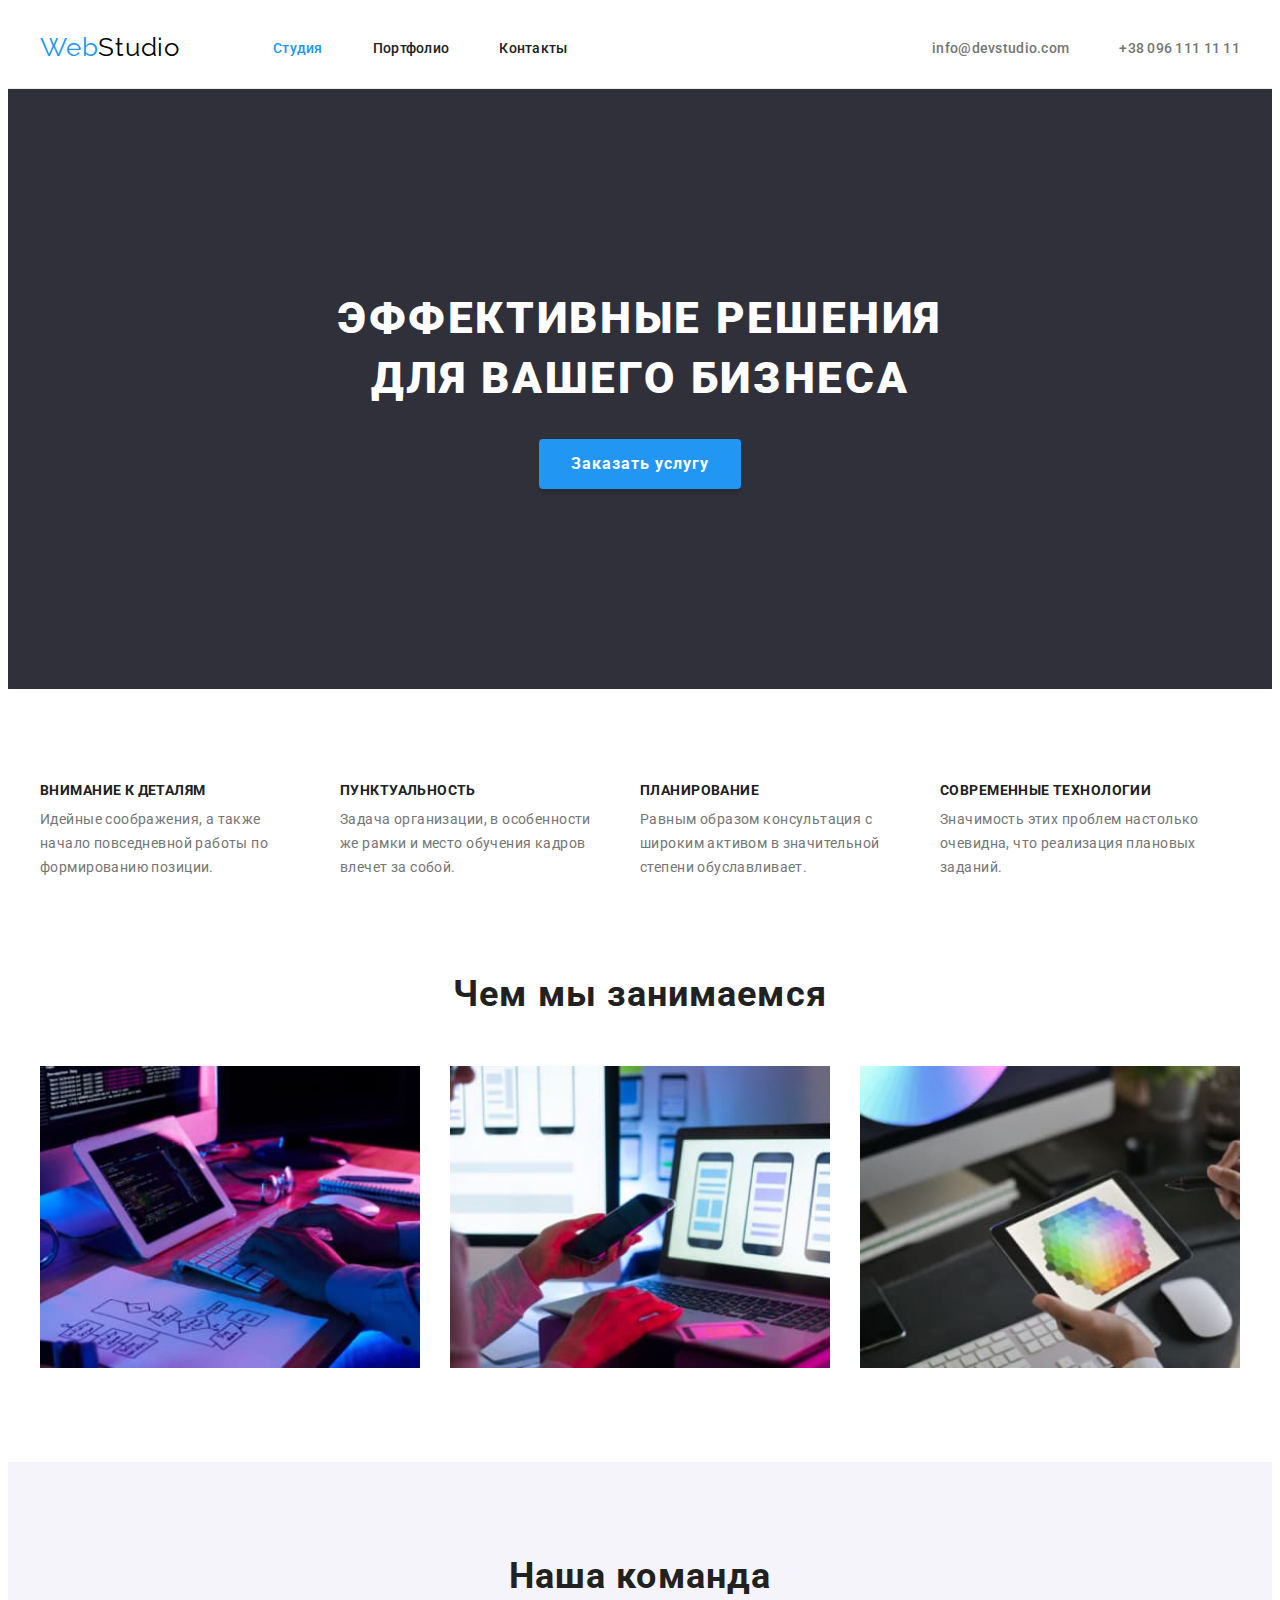
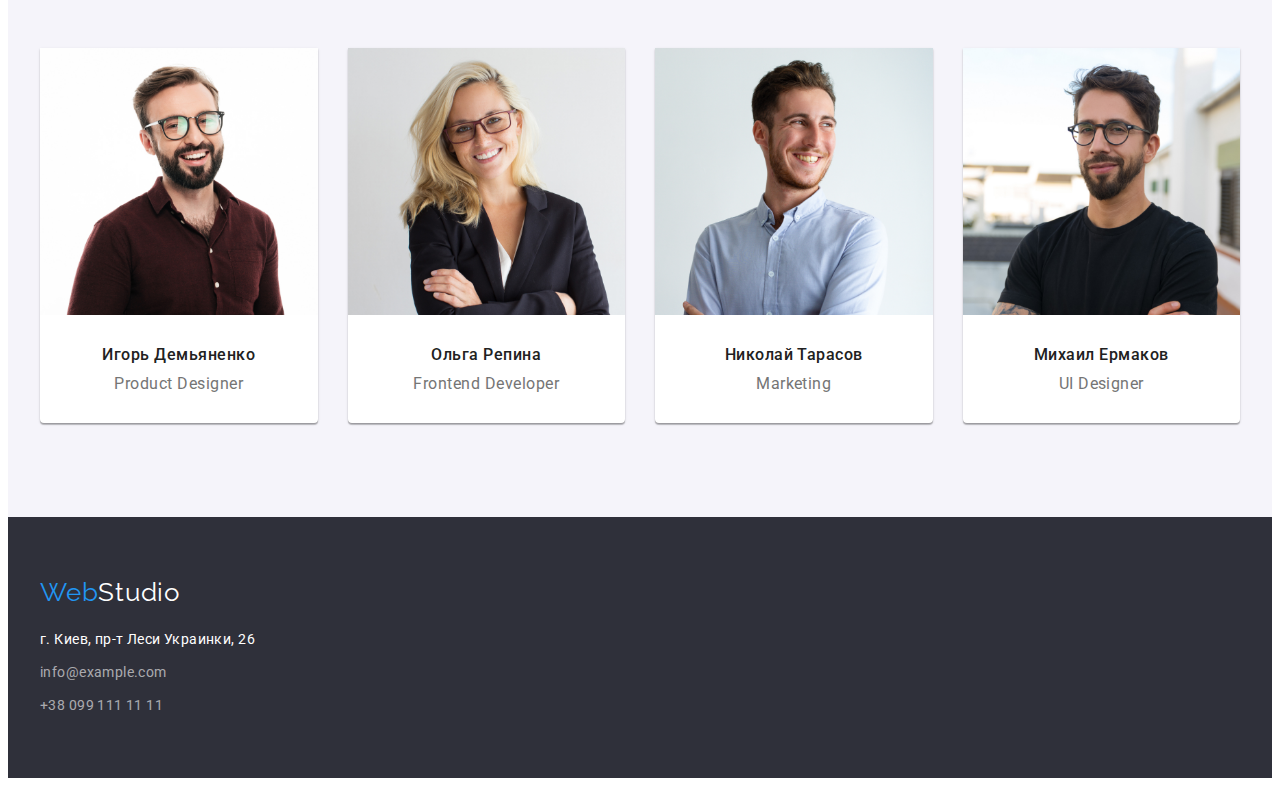
<file: index.html>
<!DOCTYPE html>
<html lang="ru">
  <head>
    <meta charset="UTF-8" />
    <meta http-equiv="X-UA-Compatible" content="IE=edge" />
    <meta name="viewport" content="width=device-width, initial-scale=1.0" />
    <title>Document</title>
    <link rel="preconnect" href="https://fonts.googleapis.com" />
    <link rel="preconnect" href="https://fonts.gstatic.com" crossorigin />
    <link
      href="https://fonts.googleapis.com/css2?family=Raleway:wght@700&family=Roboto:wght@400;500;700;900&display=swap"
      rel="stylesheet"
    />
    <link
      rel="stylesheet"
      href="https://cdnjs.cloudflare.com/ajax/libs/modern-normalize/1.1.0/modern-normalize.min.css"
      integrity="sha512-wpPYUAdjBVSE4KJnH1VR1HeZfpl1ub8YT/NKx4PuQ5NmX2tKuGu6U/JRp5y+Y8XG2tV+wKQpNHVUX03MfMFn9Q=="
      crossorigin="anonymous"
      referrerpolicy="no-referrer"
    />
    <link rel="stylesheet" href="./css/styles.css" />
  </head>
  <body>
    <header class="header">
      <div class="container">
        <nav class="header-nav">
          <a class="header-logo link" lang="en" href="./index.html"
            ><span class="logo-web">Web</span>Studio</a
          >
          <ul class="header-list list">
            <li class="header-item">
              <a href="./index.html" class="header-link link current">Студия</a>
            </li>
            <li class="header-item">
              <a href="./portfolio.html" class="header-link link">Портфолио</a>
            </li>
            <li class="header-item">
              <a href="" class="header-link link">Контакты</a>
            </li>
          </ul>
        </nav>
        <ul class="header-contacts list">
          <li class="contacts-item">
            <a href="mailto:info@devstudio.com" class="contacts-link link"
              >info@devstudio.com</a
            >
          </li>
          <li class="contacts-item-second">
            <a href="tel:+380961111111" class="contacts-link link"
              >+38 096 111 11 11</a
            >
          </li>
        </ul>
      </div>
    </header>

    <main>
      <section class="hero">
        <div class="container">
          <div class="hero-content">
            <h1 class="hero-title">Эффективные решения для вашего бизнеса</h1>
            <button type="button" class="hero-btn">Заказать услугу</button>
          </div>
        </div>
      </section>

      <section class="plus">
        <div class="container">
          <h2 hidden class="visually-hidden">
            Особенности (скрытый заголовок)
          </h2>
          <ul class="plus-list list">
            <li class="plus-item">
              <h3 class="plus-title">Внимание к деталям</h3>
              <p class="plus-text">
                Идейные соображения, а также начало повседневной работы по
                формированию позиции.
              </p>
            </li>
            <li class="plus-item">
              <h3 class="plus-title">Пунктуальность</h3>
              <p class="plus-text">
                Задача организации, в особенности же рамки и место обучения
                кадров влечет за собой.
              </p>
            </li>
            <li class="plus-item">
              <h3 class="plus-title">Планирование</h3>
              <p class="plus-text">
                Равным образом консультация с широким активом в значительной
                степени обуславливает.
              </p>
            </li>
            <li class="plus-item">
              <h3 class="plus-title">Современные технологии</h3>
              <p class="plus-text">
                Значимость этих проблем настолько очевидна, что реализация
                плановых заданий.
              </p>
            </li>
          </ul>
        </div>
      </section>

      <section class="working">
        <div class="container">
          <h2 class="working-title">Чем мы занимаемся</h2>
          <ul class="working-list list">
            <li class="working-item">
              <img src="./images/box1.jpg" alt="Пример работы 1" width="370" />
            </li>
            <li class="working-item">
              <img src="./images/box2.jpg" alt="Пример работы 2" width="370" />
            </li>
            <li class="working-item">
              <img src="./images/box3.jpg" alt="Пример работы 3" width="370" />
            </li>
          </ul>
        </div>
      </section>

      <section class="team section">
        <div class="container">
          <h2 class="team-title">Наша команда</h2>
          <ul class="team-list list">
            <li class="team-item">
              <img
                src="./images/photo1.jpg"
                alt="фото Игоря Демьяненко"
                width="270"
              />
              <div class="team-text">
                <h3 class="team-names-title">Игорь Демьяненко</h3>
              <p class="team-post" lang="en">Product Designer</p>
              </div>
            </li>
            <li class="team-item">
              <img
                src="./images/photo2.jpg"
                alt="фото Ольги Репиной"
                width="270"
              />
              <div class="team-text">
                <h3 class="team-names-title">Ольга Репина</h3>
              <p class="team-post" lang="en">Frontend Developer</p>
              </div>
            </li>
            <li class="team-item">
              <img
                src="./images/photo3.jpg"
                alt="фото Николая Тарасова"
                width="270"
              />
              <div class="team-text">
                <h3 class="team-names-title">Николай Тарасов</h3>
              <p class="team-post" lang="en">Marketing</p>
              </div>
            </li>
            <li class="team-item">
              <img
                src="./images/photo4.jpg"
                alt="фото Михаила Ермакова"
                width="270"
              />
              <div class="team-text">
                <h3 class="team-names-title">Михаил Ермаков</h3>
              <p class="team-post" lang="en">UI Designer</p>
              </div>
            </li>
          </ul>
        </div>
      </section>
    </main>

    <footer class="footer">
      <div class="container">
        <a href="./index.html" class="footer-logo link" lang="en">
          <span class="logo-web">Web</span>Studio</a
        >
        <address class="address">
          <ul class="address-list list">
            <li class="address-item">
              <a href="" class="address-link link"
                >г. Киев, пр-т Леси Украинки, 26</a
              >
            </li>
            <li class="address-item-second">
              <a
                href="mailto:info@example.com"
                class="footer-contacts-link link"
                >info@example.com</a
              >
            </li>
            <li class="address-item-third">
              <a href="tel:+380991111111" class="footer-contacts-link link"
                >+38 099 111 11 11</a
              >
            </li>
          </ul>
        </address>
      </div>
    </footer>
  </body>
</html>
</file>
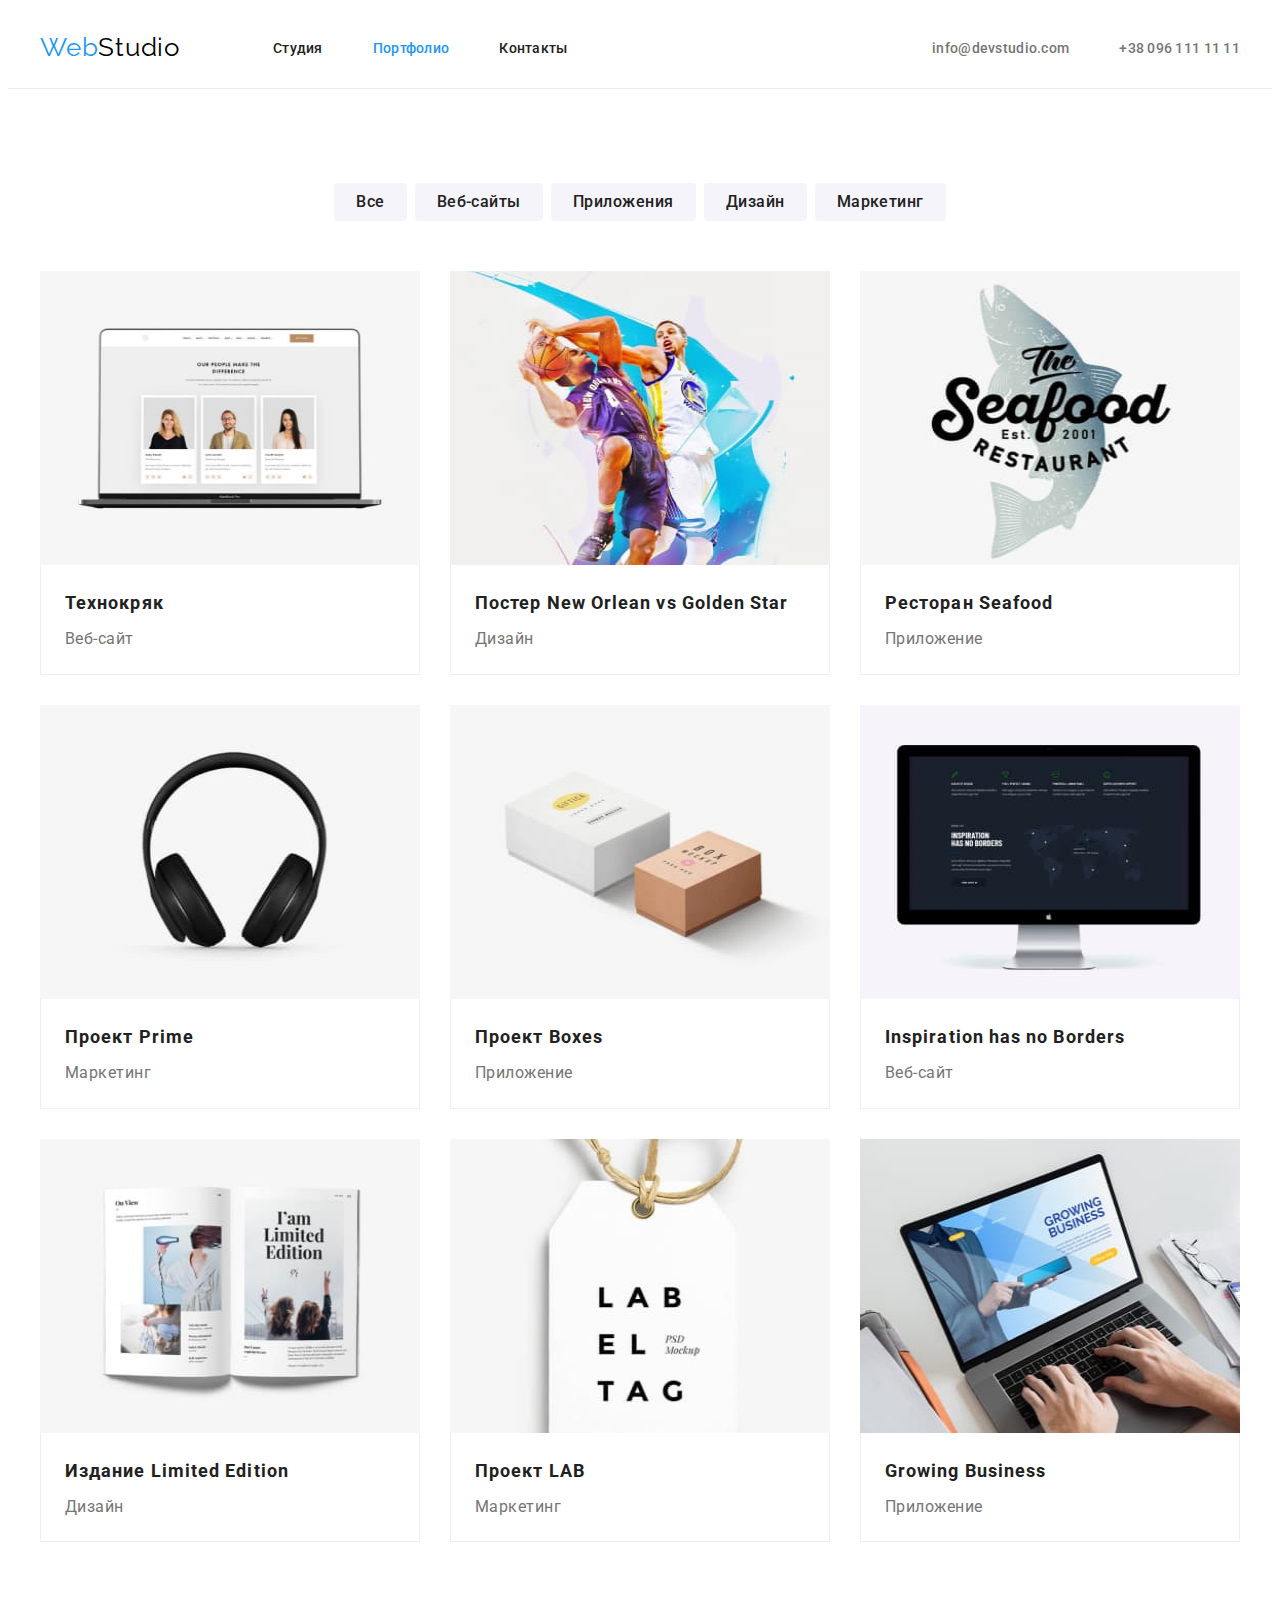
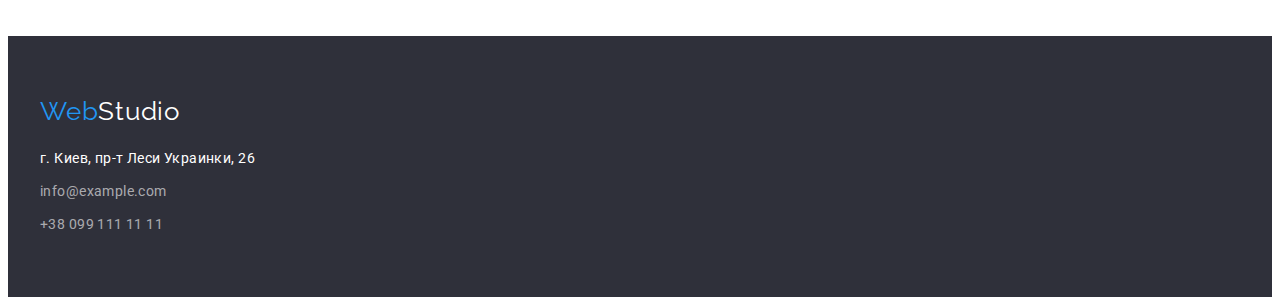
<file: portfolio.html>
<!DOCTYPE html>
<html lang="ru">
  <head>
    <meta charset="UTF-8" />
    <meta http-equiv="X-UA-Compatible" content="IE=edge" />
    <meta name="viewport" content="width=device-width, initial-scale=1.0" />
    <title>Document</title>
    <link rel="preconnect" href="https://fonts.googleapis.com" />
    <link rel="preconnect" href="https://fonts.gstatic.com" crossorigin />
    <link
      href="https://fonts.googleapis.com/css2?family=Raleway:wght@700&family=Roboto:wght@400;500;700;900&display=swap"
      rel="stylesheet"
    />
    <link
      rel="stylesheet"
      href="https://cdnjs.cloudflare.com/ajax/libs/modern-normalize/1.1.0/modern-normalize.min.css"
      integrity="sha512-wpPYUAdjBVSE4KJnH1VR1HeZfpl1ub8YT/NKx4PuQ5NmX2tKuGu6U/JRp5y+Y8XG2tV+wKQpNHVUX03MfMFn9Q=="
      crossorigin="anonymous"
      referrerpolicy="no-referrer"
    />
    <link rel="stylesheet" href="./css/styles.css" />
  </head>
  <body>
    <header class="header">
      <div class="container">
        <nav class="header-nav">
          <a class="header-logo link" lang="en" href="./index.html"
            ><span class="logo-web">Web</span>Studio</a
          >
          <ul class="header-list list">
            <li class="header-item">
              <a href="./index.html" class="header-link link">Студия</a>
            </li>
            <li class="header-item">
              <a href="./portfolio.html" class="header-link link current"
                >Портфолио</a
              >
            </li>
            <li class="header-item">
              <a href="" class="header-link link">Контакты</a>
            </li>
          </ul>
        </nav>
        <ul class="header-contacts list">
          <li class="contacts-item">
            <a href="mailto:info@devstudio.com" class="contacts-link link"
              >info@devstudio.com</a
            >
          </li>
          <li class="contacts-item-second">
            <a href="tel:+380961111111" class="contacts-link link"
              >+38 096 111 11 11</a
            >
          </li>
        </ul>
      </div>
    </header>

    <main>
      <section class="portfolio section">
        <div class="container">
          <h1 class="visually-hidden">Фильтр портфолио</h1>
        <ul class="portfolio-btn-list list">
          <li><button type="button" class="portfolio-btn-item">Все</button></li>
          <li>
            <button type="button" class="portfolio-btn-item">Веб-сайты</button>
          </li>
          <li>
            <button type="button" class="portfolio-btn-item">Приложения</button>
          </li>
          <li>
            <button type="button" class="portfolio-btn-item">Дизайн</button>
          </li>
          <li>
            <button type="button" class="portfolio-btn-item">Маркетинг</button>
          </li>
        </ul>
        <ul class="portfolio-list list">
          <li class="portfolio-item">
            <a href=""
              ><img
                src="./images/img1.jpg"
                alt="Технокряк"
                width="370"
                height="294"
            /></a>
              <div class="portfolio-text">
                <h2 class="portfolio-title">Технокряк</h2>
                <p class="portfolio-after-title">Веб-сайт</p>
              </div>
          </li>
          <li class="portfolio-item">
            <a href=""
              ><img
                src="./images/img2.jpg"
                alt="Постер баскетбола"
                width="370"
                height="294"
            /></a>
            <div class="portfolio-text">
              <h2 class="portfolio-title">Постер New Orlean vs Golden Star</h2>
            <p class="portfolio-after-title">Дизайн</p>
            </div>
          </li>
          <li class="portfolio-item">
            <a href=""
              ><img
                src="./images/img3.jpg"
                alt="Ресторан"
                width="370"
                height="294"
            /></a>
            <div class="portfolio-text">
              <h2 class="portfolio-title">Ресторан Seafood</h2>
            <p class="portfolio-after-title">Приложение</p>
            </div>
          </li>
          <li class="portfolio-item">
            <a href=""
              ><img
                src="./images/img4.jpg"
                lang="en"
                alt="Prime"
                width="370"
                height="294"
            /></a>
            <div class="portfolio-text">
              <h2 class="portfolio-title">Проект Prime</h2>
            <p class="portfolio-after-title">Маркетинг</p>
            </div>
          </li>
          <li class="portfolio-item">
            <a href=""
              ><img
                src="./images/img5.jpg"
                lang="en"
                alt="Boxes"
                width="370"
                height="294"
            /></a>
            <div class="portfolio-text">
              <h2 class="portfolio-title">Проект Boxes</h2>
            <p class="portfolio-after-title">Приложение</p>
            </div>
          </li>
          <li class="portfolio-item">
            <a href=""
              ><img
                src="./images/img6.jpg"
                lang="en"
                alt="Inspiration has no Borders"
                width="370"
                height="294"
            /></a>
            <div class="portfolio-text">
              <h2 class="portfolio-title">Inspiration has no Borders</h2>
            <p class="portfolio-after-title">Веб-сайт</p>
            </div>
          </li>
          <li class="portfolio-item">
            <a href=""
              ><img
                src="./images/img7.jpg"
                alt="Издание"
                width="370"
                height="294"
            /></a>
            <div class="portfolio-text">
              <h2 class="portfolio-title">Издание Limited Edition</h2>
            <p class="portfolio-after-title">Дизайн</p>
            </div>
          </li>
          <li class="portfolio-item">
            <a href=""
              ><img
                src="./images/img8.jpg"
                lang="en"
                alt="LAB"
                width="370"
                height="294"
            /></a>
            <div class="portfolio-text">
              <h2 class="portfolio-title">Проект LAB</h2>
            <p class="portfolio-after-title">Маркетинг</p>
            </div>
          </li>
          <li class="portfolio-item">
            <a href=""
              ><img
                src="./images/img9.jpg"
                lang="en"
                alt="Growing Business"
                width="370"
                height="294"
            /></a>
            <div class="portfolio-text">
              <h2 class="portfolio-title">Growing Business</h2>
            <p class="portfolio-after-title">Приложение</p>
            </div>
            
          </li>
        </ul>
        </div>
      </section>
    </main>

    <footer class="footer">
      <div class="container">
        <a href="./index.html" class="footer-logo link" lang="en">
          <span class="logo-web">Web</span>Studio</a
        >
        <address class="address">
          <ul class="address-list list">
            <li class="address-item">
              <a href="" class="address-link link"
                >г. Киев, пр-т Леси Украинки, 26</a
              >
            </li>
            <li class="address-item-second">
              <a
                href="mailto:info@example.com"
                class="footer-contacts-link link"
                >info@example.com</a
              >
            </li>
            <li class="address-item-third">
              <a href="tel:+380991111111" class="footer-contacts-link link"
                >+38 099 111 11 11</a
              >
            </li>
          </ul>
        </address>
      </div>
    </footer>
  </body>
</html>
</file>
<file: css/styles.css>
p,
h1,
h2,
h3,
h4,
h5,
h6 {
        margin: 0;
}

ul {
        margin: 0;
        padding-left: 0;
}

img {
        display: block;
        width: 100%;
}

body {
    font-family: 'Roboto', sans-serif;
    color: #757575;
}

:root {
    --white-color: #FFFFFF;
    --dark-color: #212121;
    --grey-color: #757575;
    --blue-color: #2196F3;
}

.visually-hidden {
        position: absolute;
        white-space: nowrap;
        width: 1px;
        height: 1px;
        overflow: hidden;
        border: 0;
        padding: 0;
        clip: rect(0 0 0 0);
        clip-path: inset(50%);
        margin: -1px;
}

.container {
        width: 1200px;
        padding-left: 15px;
        padding-right: 15px;
        margin-left: auto;
        margin-right: auto;
        /* outline: 2px solid tomato; */
}

.section {
        padding-top: 94px;
        padding-bottom: 94px;
}

/* ----------HEADER---------- */

.header {
    background-color: var(--white-color);
    padding-top: 24px;
    padding-bottom: 25px;
    border-bottom: 1px solid #ECECEC;
}

.header .container {
        display: flex;
        align-items: center;
}

.header-nav {
        display: flex;
}

.header-logo {
        font-family: 'Raleway', sans-serif;
        font-size: 26px;
        line-height: 1.19;
        letter-spacing: 0.03em;
        color: #000000;
        margin-right: 93px
}

.logo-web {
        font-family: 'Raleway', sans-serif;
        font-size: 26px;
        line-height: 1.19;
        letter-spacing: 0.03em;
        color: var(--blue-color);
}

.header-list {
        display: flex;
        align-items: center;
        column-gap: 50px;
}

.list {
    list-style: none;
}

.link {
    text-decoration: none;
}

.header-link {
        font-weight: 500;
        font-size: 14px;
        line-height: 1.14;
        letter-spacing: 0.02em;
        color: var(--dark-color);
}

.header-link:hover,
.header-link:focus {
    color: var(--blue-color);
}

.header-contacts {
        margin-left: auto;
        display: flex;

}

.contacts-item-second {
        margin-left: 50px;
}

.contacts-link {
        font-weight: 500;
        font-size: 14px;
        line-height: 1.14;
        letter-spacing: 0.02em;
        color: var(--grey-color);
}

.contacts-link:hover,
.contacts-link:focus {
    color: var(--blue-color);
}

/* ----------HERO---------- */

.hero{
        text-align: center;
        background-color: #2F303A;
        padding-top: 200px;
        padding-bottom: 200px;
}

.hero-content {
        
}

.hero-title {
        font-weight: 900;
        font-size: 44px;
        line-height: 1.36;
        letter-spacing: 0.06em;
        text-transform: uppercase;
        color: var(--white-color);
        margin: auto;
        margin-bottom: 30px;
        width: 696px;
}

.hero-btn {
        font-family: 'Roboto';
        font-weight: 700;
        font-size: 16px;
        line-height: 1.87;
        align-items: center;
        text-align: center;
        letter-spacing: 0.06em;
        color: var(--white-color);
        cursor: pointer;
        padding: 10px 32px;
        box-shadow: 0px 4px 4px rgba(0, 0, 0, 0.15);
        border-radius: 4px;
        border: transparent;
        min-width: 200px;
        background: var(--blue-color)
}

.hero-btn:hover,
.hero-btn:focus {
        color: var(--white-color);
        background: #188CE8;
        box-shadow: 0px 4px 4px rgba(0, 0, 0, 0.15);
        border-radius: 4px;
}

/* ----------PLUS---------- */

.plus {
        padding-top: 94px;
}

.plus-list {
        display: flex;
        column-gap: 30px;
}

.plus-item {
        width: 270px;
}

.plus-item:not(:last-child) {
        column-gap: 30px;
}


.plus-title {
        font-size: 14px;
        line-height: 1.14;
        letter-spacing: 0.03em;
        text-transform: uppercase;
        color: var(--dark-color);
        margin-bottom: 10px;
}

.plus-text {
        font-size: 14px;
        line-height: 1.71;
        letter-spacing: 0.03em;
        color: var(--grey-color);
}

/* ----------WORKING---------- */

.working {
        text-align: center;
        padding-top: 94px;
        padding-bottom: 94px;
}

.working-title {
        font-size: 36px;
        line-height: 1.16;
        letter-spacing: 0.03em;
        color: var(--dark-color);
        margin-bottom: 50px;
}

.working-list {
        display: flex;
        gap: 30px;
}



.working-item {
        width: calc((100% - 60px) / 3);
}

/* ----------TEAM---------- */

.team {
    background-color: #F5F4FA;
    text-align: center;
}

.team-title {
        font-size: 36px;
        line-height: 1.16;
        letter-spacing: 0.03em;
        color: var(--dark-color);
        margin-bottom: 50px;
}

.team-list {
        display: flex;
        gap: 30px;

}

.team-item {
        width: calc((100% - 90px) / 4);
        background: #FFFFFF;
        box-shadow: 0px 1px 3px rgba(0, 0, 0, 0.12), 0px 1px 1px rgba(0, 0, 0, 0.14), 0px 2px 1px rgba(0, 0, 0, 0.2);
        border-radius: 0px 0px 4px 4px;
}

.team-text {
        padding-top: 30px;
        padding-bottom: 30px;
}

.team-names-title {
        font-weight: 500;
        font-size: 16px;
        line-height: 1.19;
        letter-spacing: 0.03em;
        color: var(--dark-color);
        padding-bottom: 10px;
}

.team-post {
        font-size: 16px;
        line-height: 1.19;
        letter-spacing: 0.03em;
        color: var(--grey-color);
        /* padding-bottom: 30px; */
}

/* ----------FOOTER---------- */

.footer {
    background-color: #2F303A;
    padding-top: 60px;
    padding-bottom: 60px;
}

.footer-logo {
        font-family: 'Raleway', sans-serif;
        font-size: 26px;
        line-height: 1.19;
        letter-spacing: 0.03em;
        color: var(--white-color);
}

.address {
        font-style: normal;
        font-weight: 400;
        font-size: 14px;
        line-height: 1.71;
        letter-spacing: 0.03em;
        margin-top: 20px;
}

.address-list {}

.address-item {
        margin-bottom: 9px;
}

.address-item-second {
        margin-bottom: 9px;
}

.address-item-third {}






.address-link {
    color: var(--white-color);
}

.footer-contacts-link {
    color: rgba(255, 255, 255, 0.6);
}

.footer-contacts-link:hover,
.footer-contacts-link:focus {
    color: var(--blue-color);
}

/* ----------CURRENT---------- */

.current {
    color: var(--blue-color);
}

/* ----------PORTFOLIO---------- */

.portfolio {}

.portfolio-btn-list {
        display: flex;
        margin-bottom: 50px;
        gap: 8px;
        justify-content: center;
}

.portfolio-btn-item:not(:last-child) {
        gap: 8px;
}

.portfolio-btn-item {
        font-family: 'Roboto';
        font-weight: 500;
        font-size: 16px;
        line-height: 1.62;
        letter-spacing: 0.03em;
        color: var(--dark-color);
        cursor: pointer;
        background: #F5F4FA;
        border-radius: 4px;
        border: transparent;
        min-height: 38px;
        padding-left: 22px;
        padding-right: 22px;
}

.portfolio-btn-item:hover,
.portfolio-btn-item:focus {
        font-weight: 500;
        font-size: 16px;
        line-height: 1.62;
        letter-spacing: 0.03em;
        color:var(--white-color);
        background: #2196F3;
        box-shadow: 0px 3px 1px rgba(0, 0, 0, 0.1), 0px 1px 2px rgba(0, 0, 0, 0.08), 0px 2px 2px rgba(0, 0, 0, 0.12);
        border-radius: 4px;
}

.portfolio-list {
        display: flex;
        flex-wrap: wrap;
}

.portfolio-item {
        margin-right: 30px;
        margin-bottom: 30px;
        flex-basis: calc((100% - 60px) / 3);
        background: var(--white-color);
}

.portfolio-item:nth-child(3n) {
        margin-right: 0;
}

.portfolio-item:nth-last-child(-n +3 ) {
        margin-bottom: 0;
}

.portfolio-text {
        border-bottom: 1px solid #EEEEEE;
        border-right: 1px solid #EEEEEE;
        border-left: 1px solid #EEEEEE;
        padding: 20px 24px;
}

.portfolio-title {
        font-size: 18px;
        line-height: 2;
        letter-spacing: 0.06em;
        color: var(--dark-color);
        padding-bottom: 4px;

}

.portfolio-after-title {
        font-size: 16px;
        line-height: 1.8;
        letter-spacing: 0.03em;
        color: var(--grey-color);
        
}
</file>
